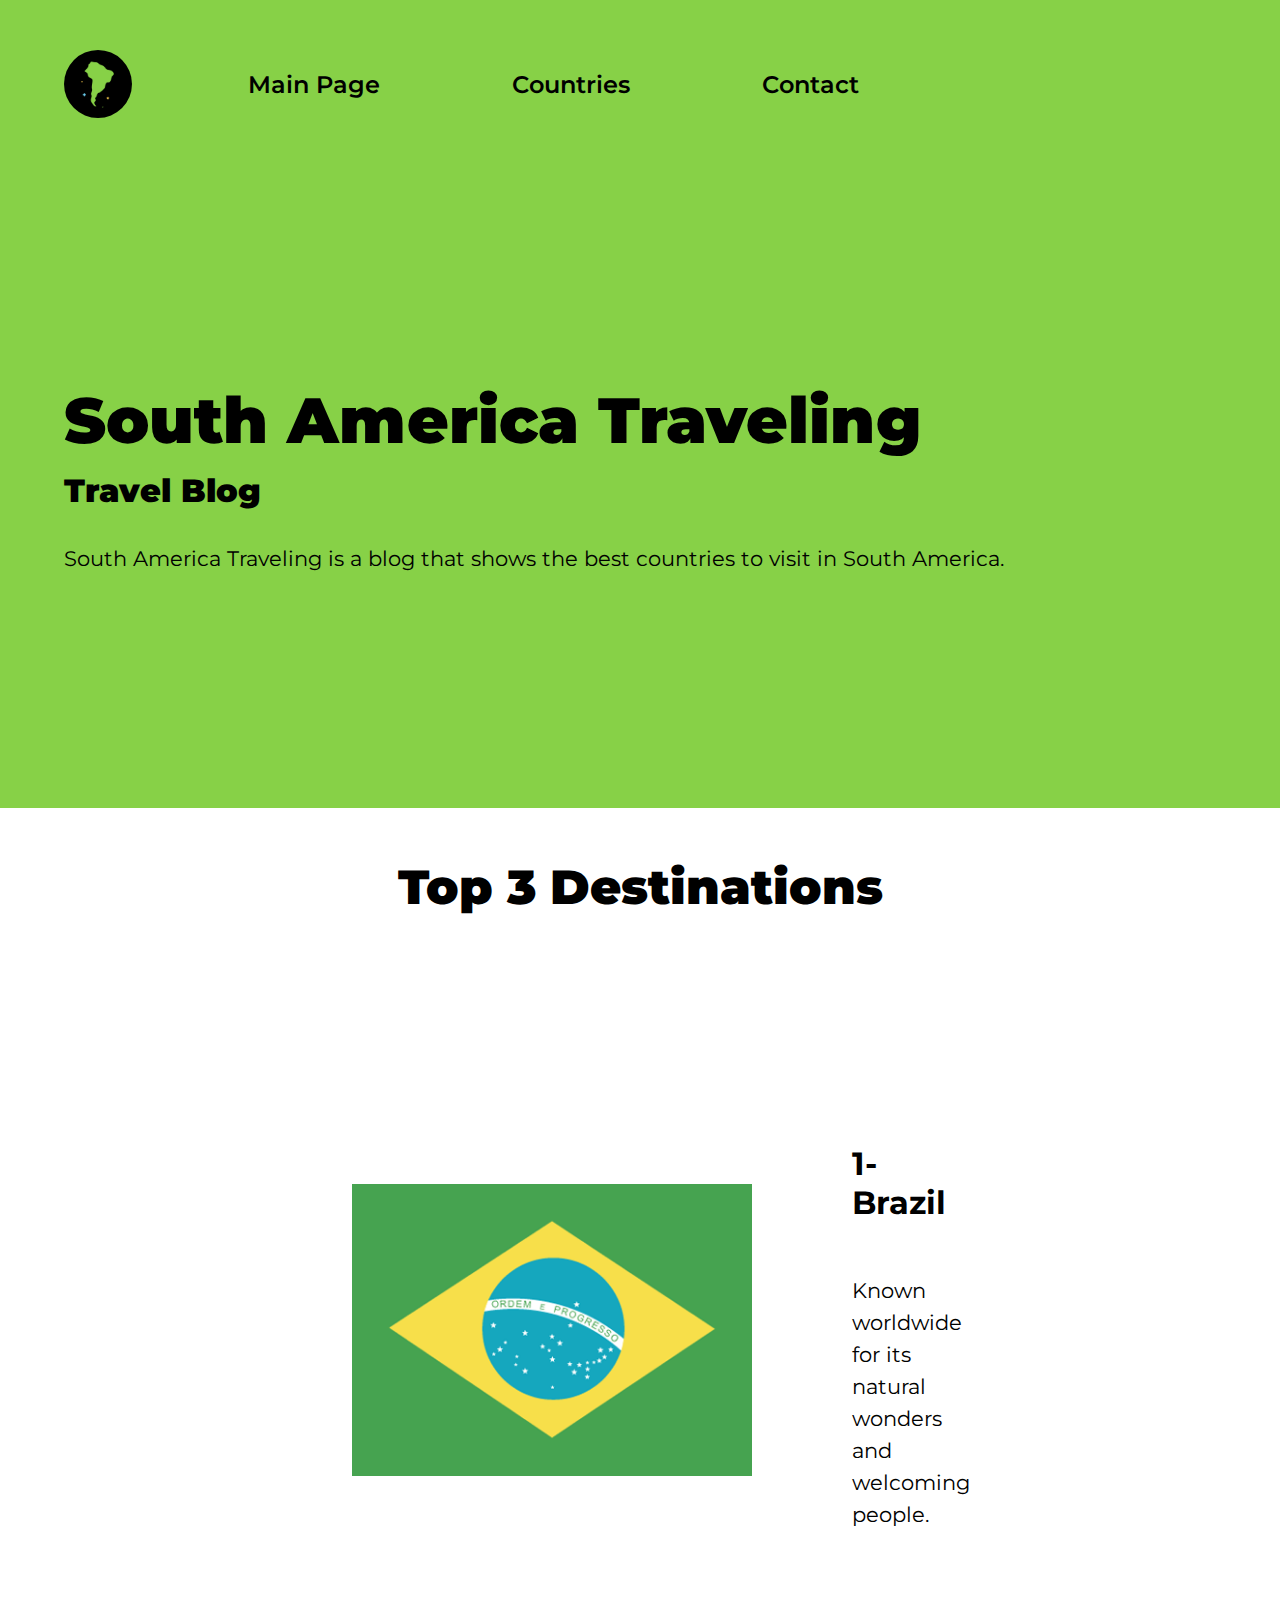
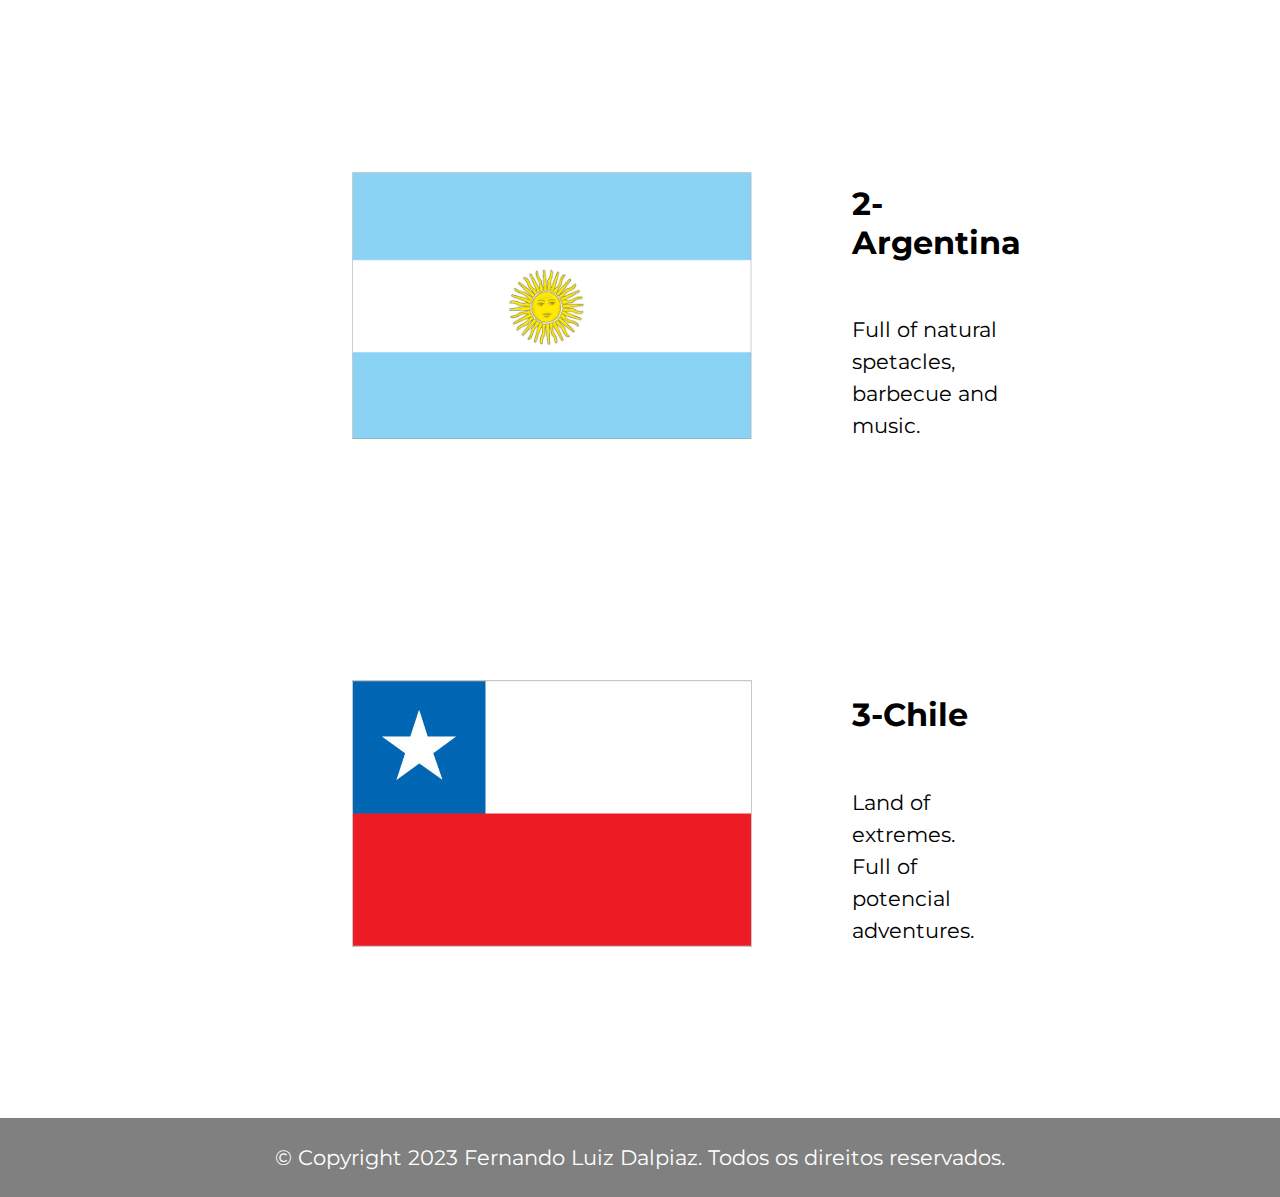
<file: index.html>
<!DOCTYPE html>
<html lang="en">
<head>
    <meta charset="UTF-8">
    <meta name="viewport" content="width=device-width, initial-scale=1.0">
    <title>South America Traveling</title>
    <link rel="icon" type="image/png" href="./assets/south-america.png"/>
    <link rel="preconnect" href="https://fonts.gstatic.com" crossorigin>
    <link href="https://fonts.googleapis.com/css2?family=Montserrat:wght@400;600;900&display=swap" rel="stylesheet">
    <link rel="stylesheet" href="./styles.css">
</head>
<body>
    <nav id="navbar-section" class="section">
        <img class="logo" src="./assets/south-america.png" alt="South America logo" href="./index.html">
        <a class="a-navbar" href="./index.html">Main Page</a>
        <a class="a-navbar" href="#main-section">Countries</a>
        <a class="a-navbar" href="./contact.html">Contact</a>
    </nav>

    <header id="header-section" class="section">
        <h1>South America Traveling</h1>
        <h2 class="header-subtitle">Travel Blog</h2>
        <p class="header-text">South America Traveling is a blog that shows the best countries to visit in South America. </p>
    </header>

    <main id="main-section" class="section">
        <h2>Top 3 Destinations</h2>
        <nav class="country-btn">
            <a class="a-img" href="./brazil.html">
                <img class="country-img" src="./assets/brazil-flag.gif" alt="Brazilian flag">
            </a>
            <div class="country-text">
                <h3>1-Brazil</h3>
                <p>Known worldwide for its natural wonders and welcoming people.</p>
            </div>
        </nav>
        <nav class="country-btn">
            <a class="a-img" href="./argentina.html">
                <img class="country-img" src="./assets/argentina-flag.gif" alt="Argentina flag">
            </a>
            <div class="country-text">
                <h3>2-Argentina</h3>
                <p>Full of natural spetacles, barbecue and music.</p>
            </div>
        </nav>
        <nav class="country-btn">
            <a class="a-img" href="./chile.html">
                <img class="country-img" src="./assets/chile-flag.gif" alt="Chile flag">
            </a>
            <div class="country-text">
                <h3>3-Chile</h3>
                <p>Land of extremes. Full of potencial adventures.</p>
            </div>
        </nav>
    </main>
    <footer id="footer-section" class="section">
        <p class="copyright-text">&#169; Copyright 2023 Fernando Luiz Dalpiaz. Todos os direitos reservados. </p>
    </footer>
</body>
</html>
</file>
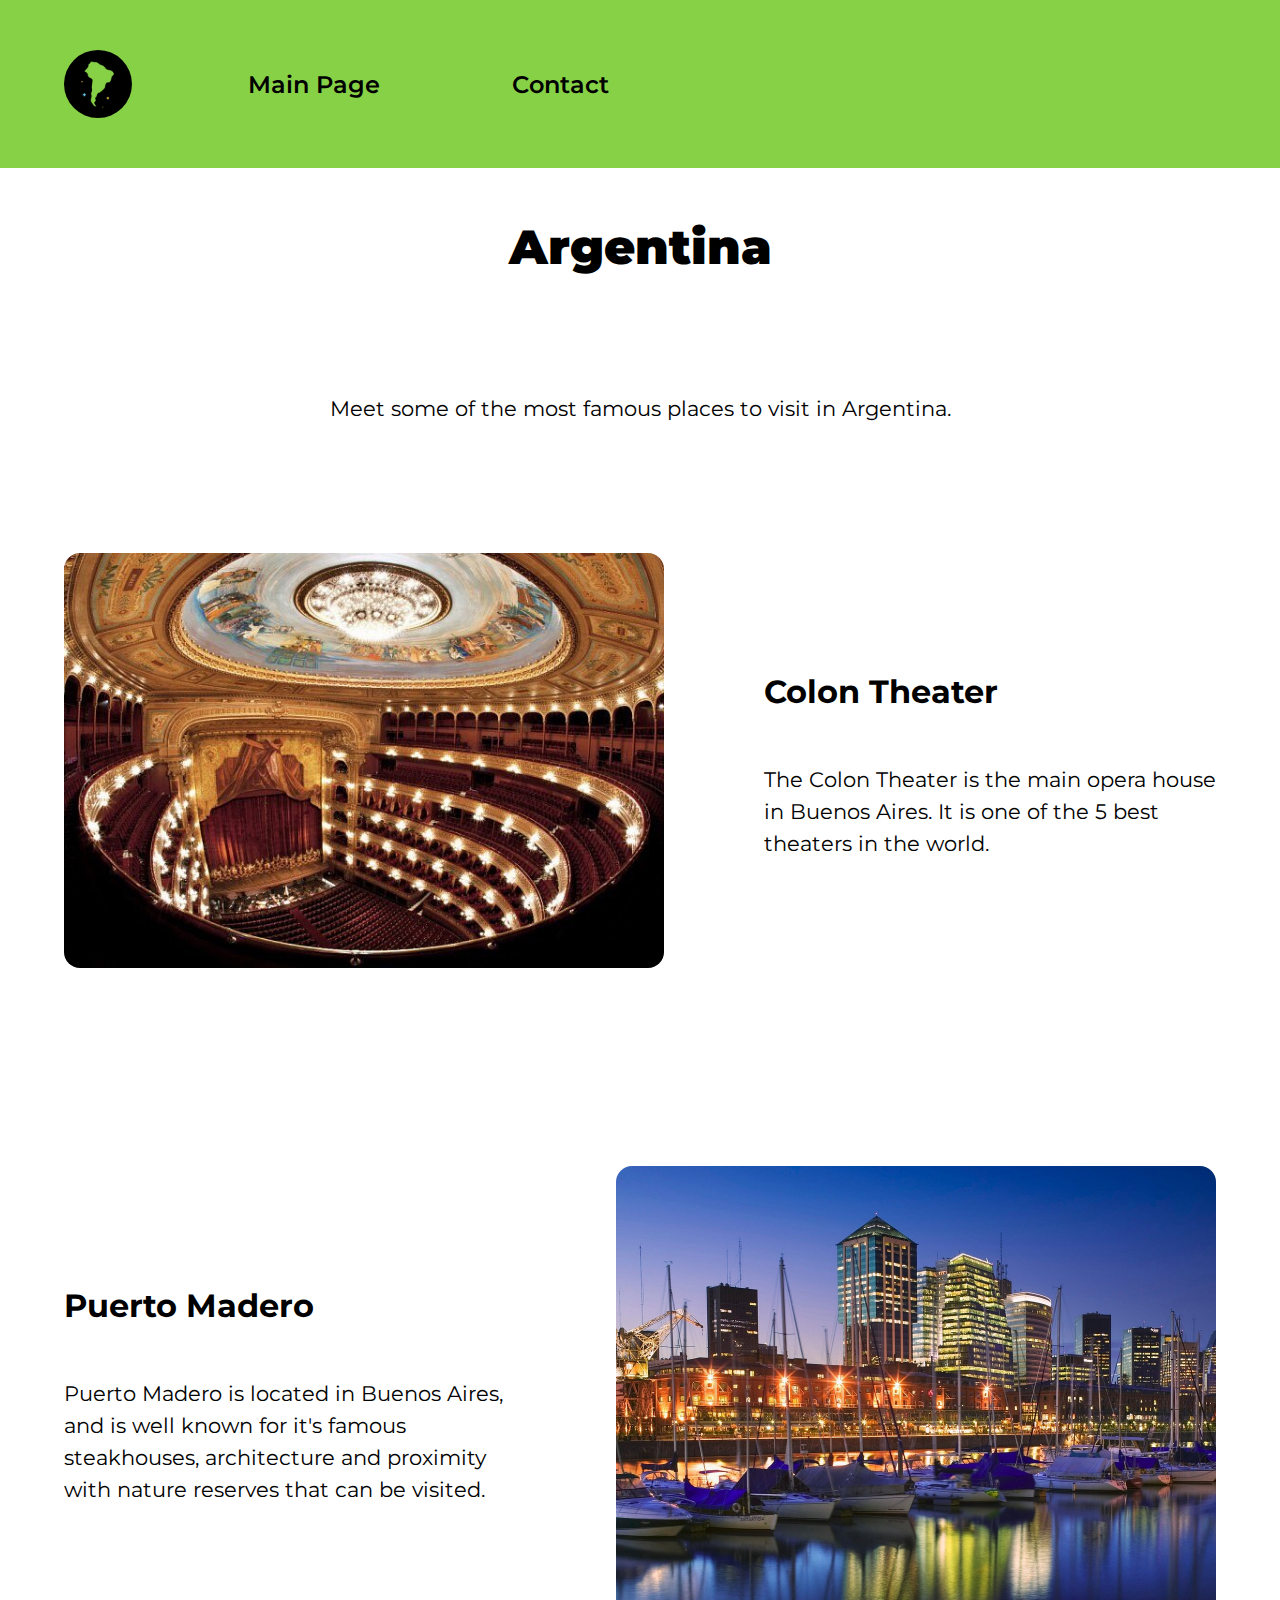
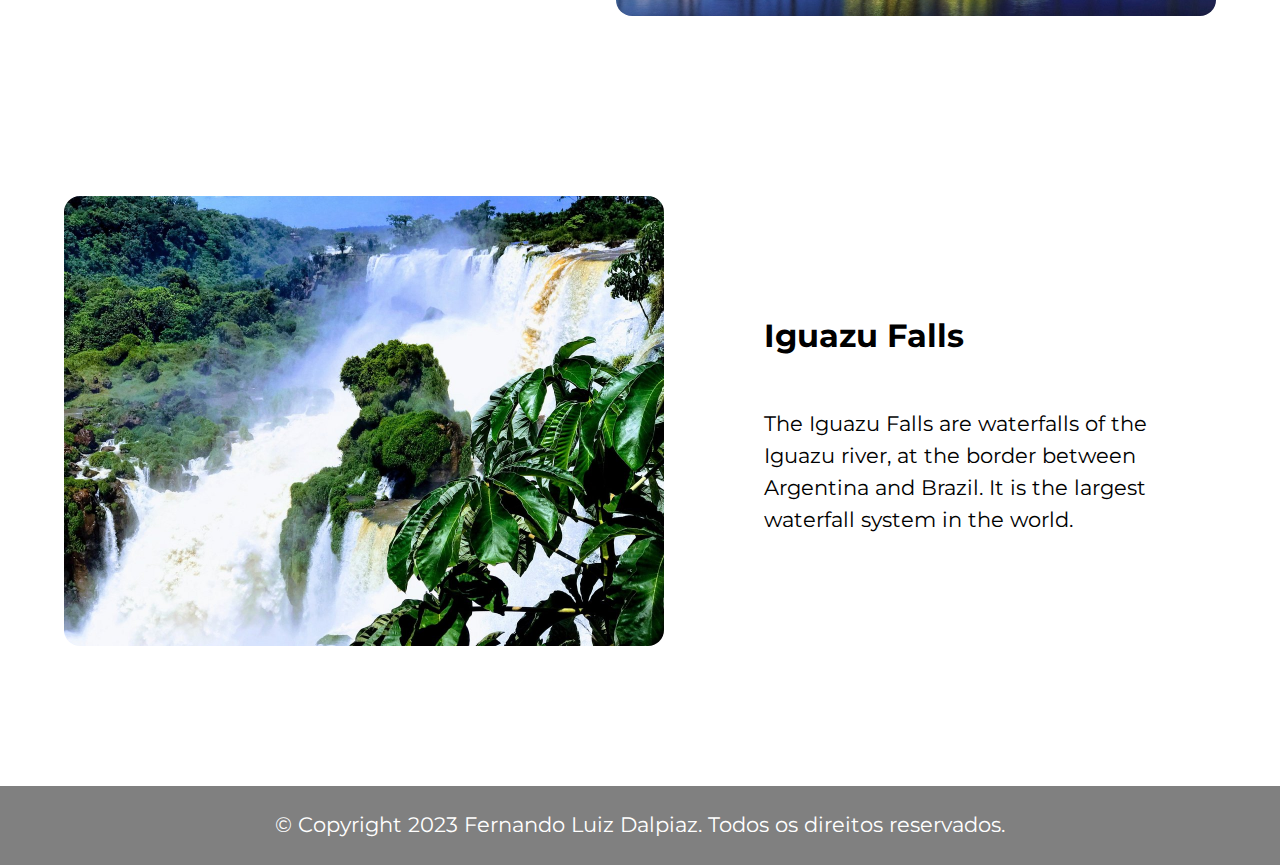
<file: argentina.html>
<!DOCTYPE html>
<html lang="en">
<head>
    <meta charset="UTF-8">
    <meta name="viewport" content="width=device-width, initial-scale=1.0">
    <title>South America Traveling</title>
    <link rel="icon" type="image/png" href="./assets/south-america.png"/>
    <link rel="preconnect" href="https://fonts.gstatic.com" crossorigin>
    <link href="https://fonts.googleapis.com/css2?family=Montserrat:wght@400;600;900&display=swap" rel="stylesheet">
    <link rel="stylesheet" href="./styles.css">
</head>
<body>
    <nav id="navbar-section" class="section">
        <img class="logo" src="./assets/south-america.png" alt="South America logo" href="./index.html">
        <a class="a-navbar" href="./index.html">Main Page</a>
        <a class="a-navbar" href="./contact.html">Contact</a>
    </nav>
    <main id="main-section" class="section">
        <h2>Argentina</h2>
        <p>Meet some of the most famous places to visit in Argentina.</p>
        <div class="activity-container">
            <img class="activity-img" src=".//assets/argentina1.jpg" alt="teatro colon">
            <div class="activity-text">
                <h3>Colon Theater</h3>
                <p>The Colon Theater is the main opera house in Buenos Aires. It is one of the 5 best theaters in the world.</p>
            </div>
        </div>
        <div class="activity-container">
            <div class="activity-text">
                <h3>Puerto Madero</h3>
                <p>Puerto Madero is located in Buenos Aires, and is well known for it's famous steakhouses, architecture and proximity with nature reserves that can be visited.</p>
            </div>
            <img class="activity-img" src=".//assets/argentina2.jpg" alt="teatro colon">
        </div>
        <div class="activity-container">
            <img class="activity-img" src=".//assets/argentina3.jpg" alt="teatro colon">
            <div class="activity-text">
                <h3>Iguazu Falls</h3>
                <p>The Iguazu Falls are waterfalls of the Iguazu river, at the border between Argentina and Brazil. It is the largest waterfall system in the world.</p>
            </div>
        </div>
    </main>
    <footer id="footer-section" class="section">
        <p class="copyright-text">&#169; Copyright 2023 Fernando Luiz Dalpiaz. Todos os direitos reservados. </p>
    </footer>
</body>
</html>
</file>
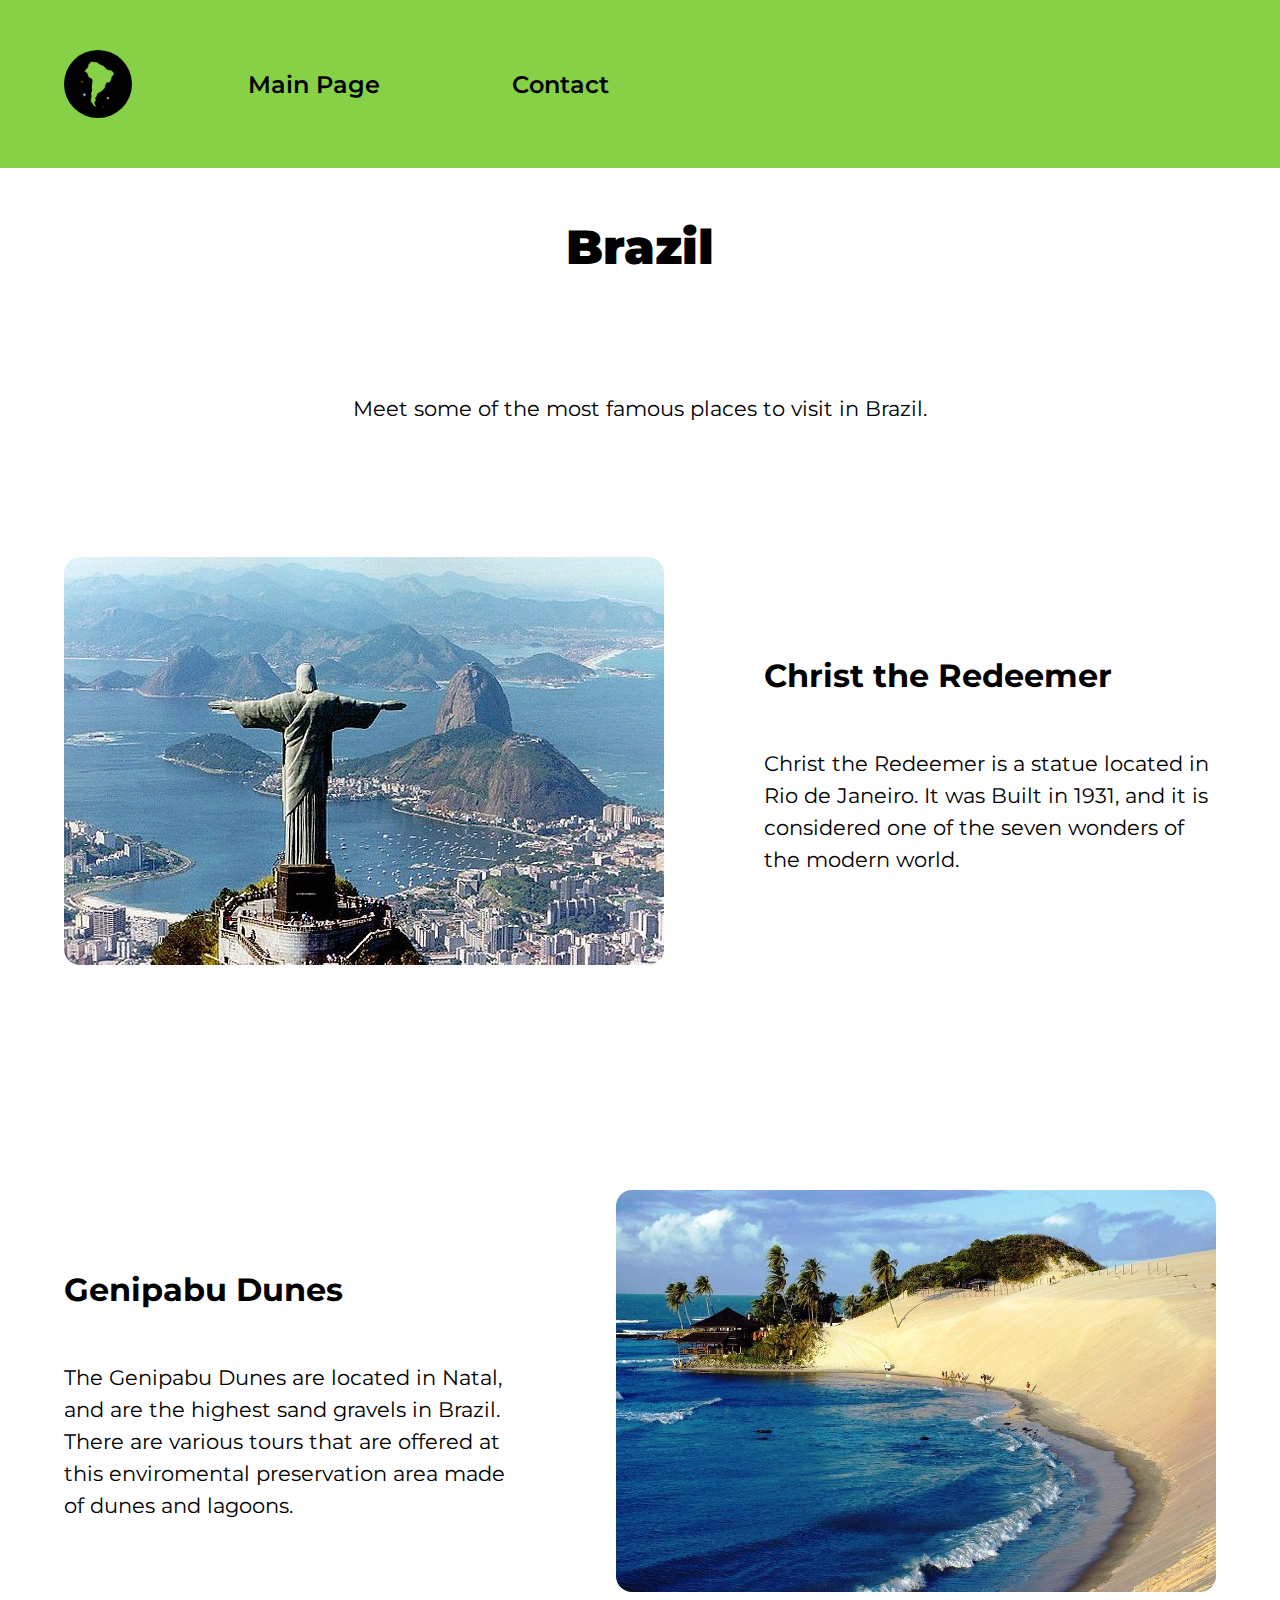
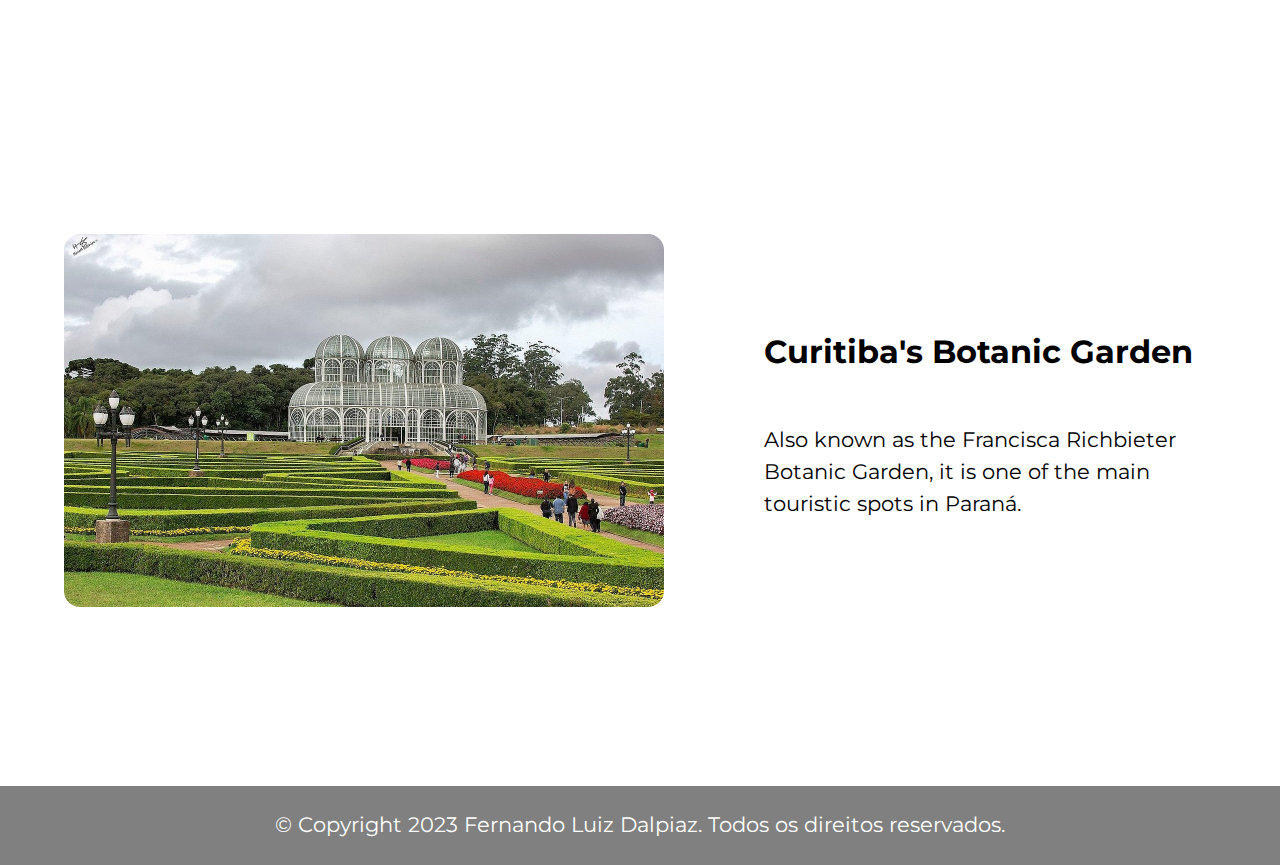
<file: brazil.html>
<!DOCTYPE html>
<html lang="en">
<head>
    <meta charset="UTF-8">
    <meta name="viewport" content="width=device-width, initial-scale=1.0">
    <title>South America Traveling</title>
    <link rel="icon" type="image/png" href="./assets/south-america.png"/>
    <link rel="preconnect" href="https://fonts.gstatic.com" crossorigin>
    <link href="https://fonts.googleapis.com/css2?family=Montserrat:wght@400;600;900&display=swap" rel="stylesheet">
    <link rel="stylesheet" href="./styles.css">
</head>
<body>
    <nav id="navbar-section" class="section">
        <img class="logo" src="./assets/south-america.png" alt="South America logo" href="./index.html">
        <a class="a-navbar" href="./index.html">Main Page</a>
        <a class="a-navbar" href="./contact.html">Contact</a>
    </nav>
    <main id="main-section" class="section">
        <h2>Brazil</h2>
        <p>Meet some of the most famous places to visit in Brazil.</p>
        <div class="activity-container">
            <img class="activity-img" src=".//assets/brazil1.jpg" alt="teatro colon">
            <div class="activity-text">
                <h3>Christ the Redeemer</h3>
                <p>Christ the Redeemer is a statue located in Rio de Janeiro. It was Built in 1931, and it is considered one of the seven wonders of the modern world.</p>
            </div>
        </div>
        <div class="activity-container">
            <div class="activity-text">
                <h3>Genipabu Dunes</h3>
                <p>The Genipabu Dunes are located in Natal, and are the highest sand gravels in Brazil. There are various tours that are offered at this enviromental preservation area made of dunes and lagoons.</p>
            </div>
            <img class="activity-img" src=".//assets/brazil2.jpg" alt="teatro colon">
        </div>
        <div class="activity-container">
            <img class="activity-img" src=".//assets/brazil3.jpg" alt="teatro colon">
            <div class="activity-text">
                <h3>Curitiba's Botanic Garden</h3>
                <p>Also known as the Francisca  Richbieter Botanic Garden, it is one of the main touristic spots in Paraná.</p>
            </div>
        </div>
    </main>
    <footer id="footer-section" class="section">
        <p class="copyright-text">&#169; Copyright 2023 Fernando Luiz Dalpiaz. Todos os direitos reservados. </p>
    </footer>
</body>
</html>
</file>
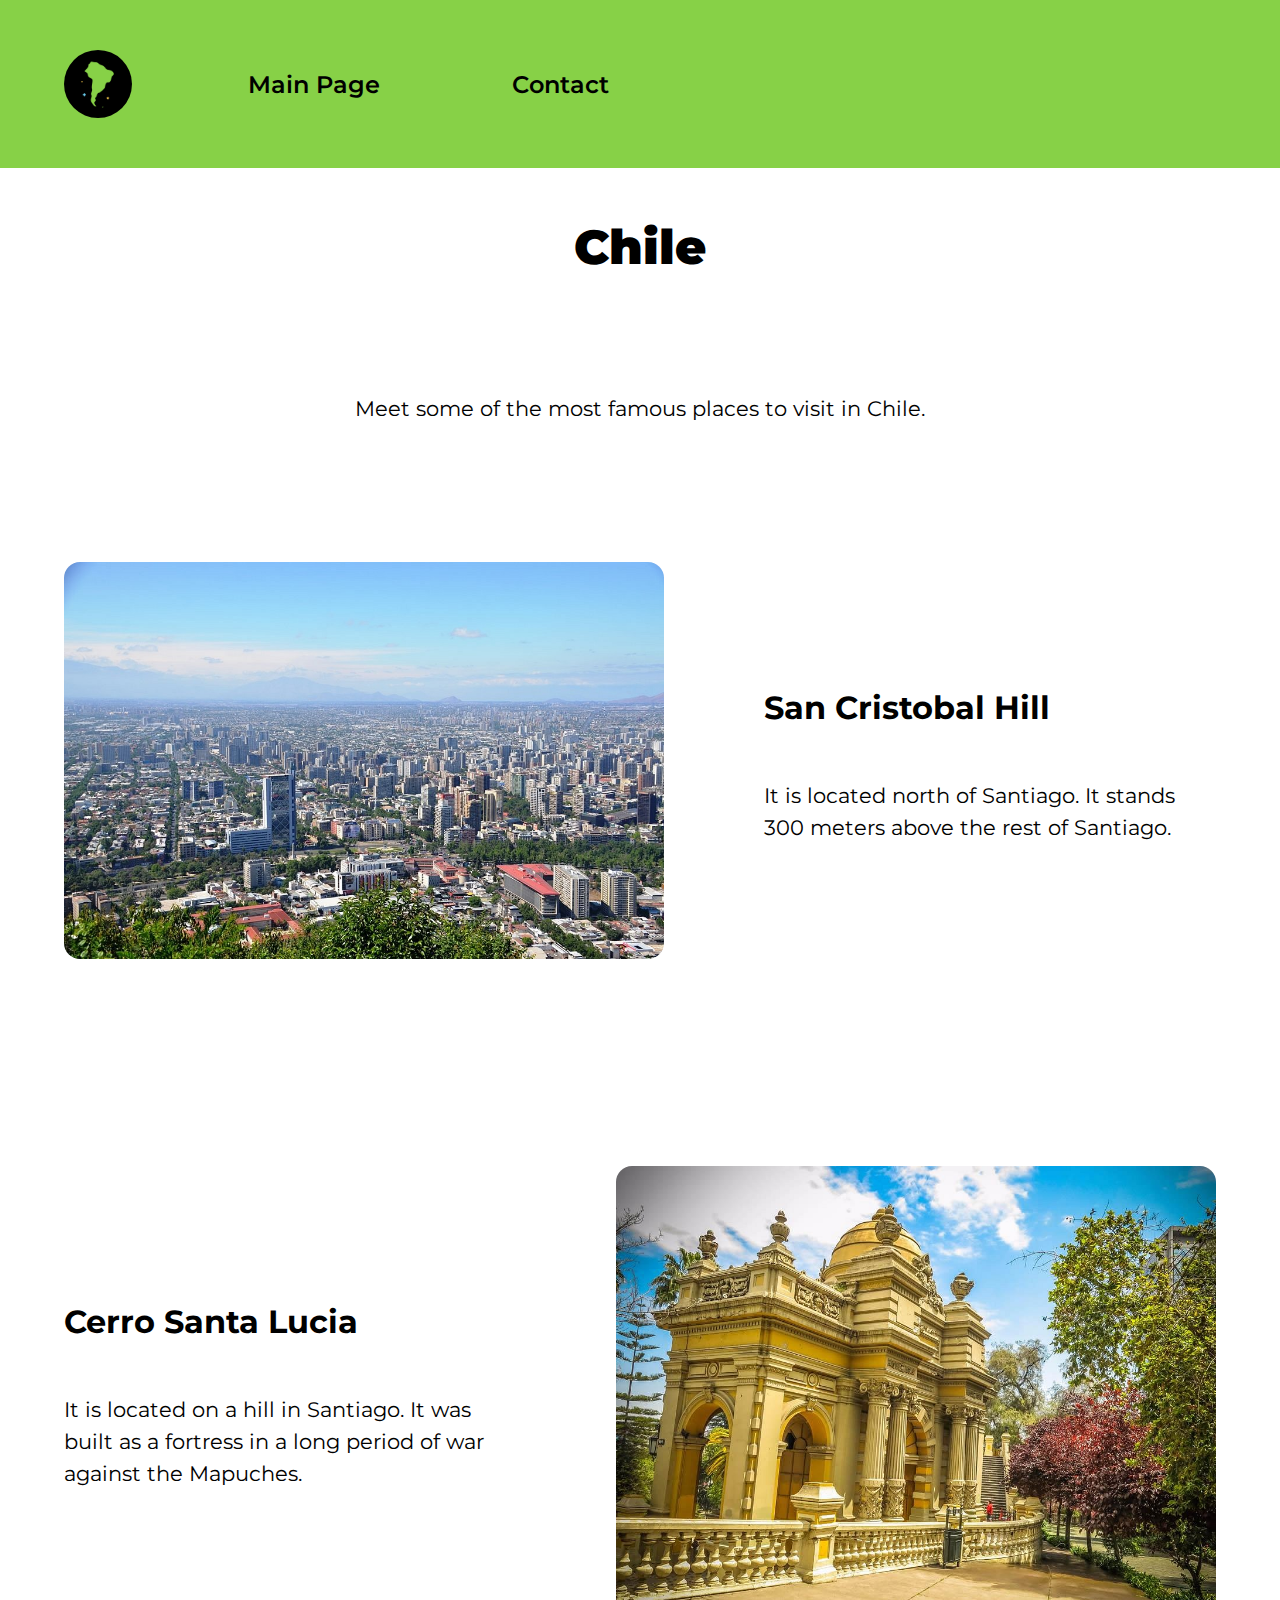
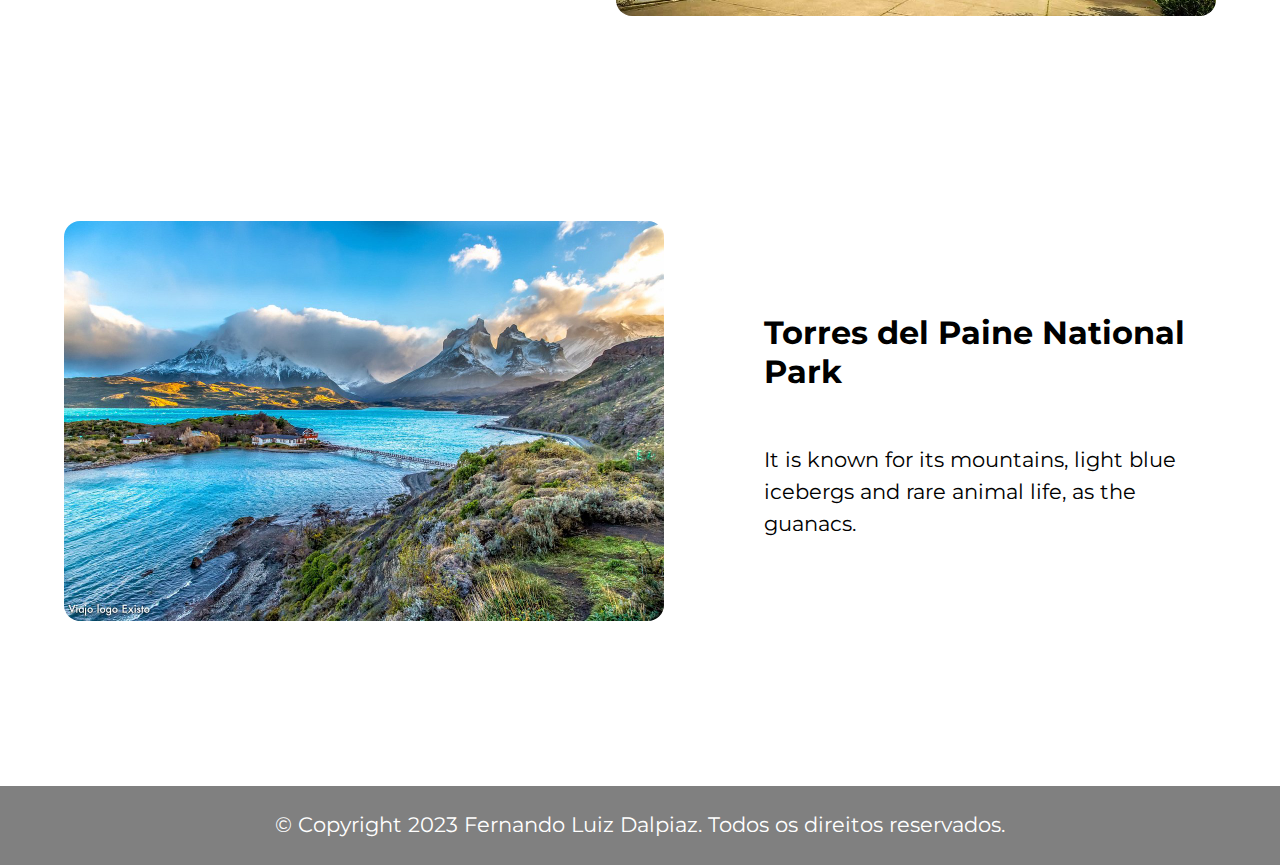
<file: chile.html>
<!DOCTYPE html>
<html lang="en">
<head>
    <meta charset="UTF-8">
    <meta name="viewport" content="width=device-width, initial-scale=1.0">
    <title>South America Traveling</title>
    <link rel="icon" type="image/png" href="./assets/south-america.png"/>
    <link rel="preconnect" href="https://fonts.gstatic.com" crossorigin>
    <link href="https://fonts.googleapis.com/css2?family=Montserrat:wght@400;600;900&display=swap" rel="stylesheet">
    <link rel="stylesheet" href="./styles.css">
</head>
<body>
    <nav id="navbar-section" class="section">
        <img class="logo" src="./assets/south-america.png" alt="South America logo" href="./index.html">
        <a class="a-navbar" href="./index.html">Main Page</a>
        <a class="a-navbar" href="./contact.html">Contact</a>
    </nav>
    <main id="main-section" class="section">
        <h2>Chile</h2>
        <p>Meet some of the most famous places to visit in Chile.</p>
        <div class="activity-container">
            <img class="activity-img" src=".//assets/chile1.jpg" alt="teatro colon">
            <div class="activity-text">
                <h3>San Cristobal Hill</h3>
                <p>It is located north of Santiago. It stands 300 meters above the rest of Santiago.</p>
            </div>
        </div>
        <div class="activity-container">
            <div class="activity-text">
                <h3>Cerro Santa Lucia</h3>
                <p>It is located on a hill in Santiago. It was built as a fortress in a long period of war against the Mapuches.</p>
            </div>
            <img class="activity-img" src=".//assets/chile2.jpg" alt="teatro colon">
        </div>
        <div class="activity-container">
            <img class="activity-img" src=".//assets/chile3.jpg" alt="teatro colon">
            <div class="activity-text">
                <h3>Torres del Paine National Park</h3>
                <p>It is known for its mountains, light blue icebergs and rare animal life, as the guanacs.</p>
            </div>
        </div>
    </main>
    <footer id="footer-section" class="section">
        <p class="copyright-text">&#169; Copyright 2023 Fernando Luiz Dalpiaz. Todos os direitos reservados. </p>
    </footer>
</body>
</html>
</file>
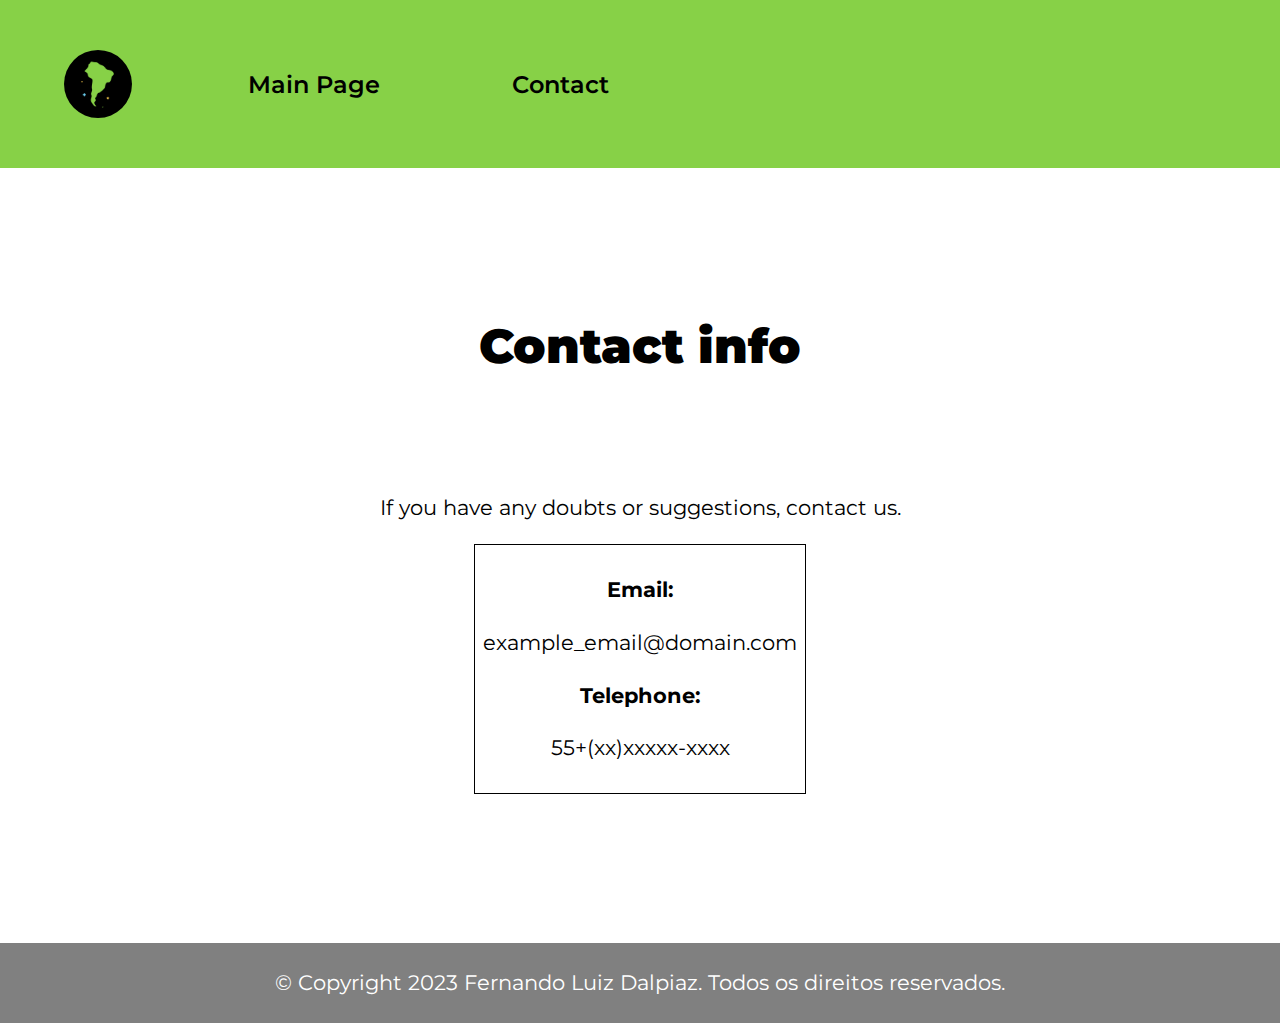
<file: contact.html>
<!DOCTYPE html>
<html lang="en">
<head>
    <meta charset="UTF-8">
    <meta name="viewport" content="width=device-width, initial-scale=1.0">
    <title>South America Traveling</title>
    <link rel="icon" type="image/png" href="./assets/south-america.png"/>
    <link rel="preconnect" href="https://fonts.gstatic.com" crossorigin>
    <link href="https://fonts.googleapis.com/css2?family=Montserrat:wght@400;600;900&display=swap" rel="stylesheet">
    <link rel="stylesheet" href="./styles.css">
</head>
<body>
    <nav id="navbar-section" class="section">
        <img class="logo" src="./assets/south-america.png" alt="South America logo" href="./index.html">
        <a class="a-navbar" href="./index.html">Main Page</a>
        <a class="a-navbar" href="./contact.html">Contact</a>
    </nav>
    <main id="main-section" class="section contact-main">
        <h2>Contact info</h2>
        <p>If you have any doubts or suggestions, contact us.</p>
        <div class="contact-box">
            <p><strong>Email:</strong></p>
            <p>example_email@domain.com</p>
            <p><strong>Telephone:</strong></p>
            <p>55+(xx)xxxxx-xxxx</p>
        </div>
        
    </main>
    <footer id="footer-section" class="section">
        <p class="copyright-text">&#169; Copyright 2023 Fernando Luiz Dalpiaz. Todos os direitos reservados. </p>
    </footer>
</body>
</html>
</file>
<file: styles.css>
body {
    margin: 0;
    font-family: 'Montserrat', sans-serif;
    font-weight: 400;
    background-color: white;
}

h1 {
    font-size: 4rem;
    font-weight: 900;
    margin: 0;
}

h2 {
    font-weight: 900;
    margin: 0 0 96px;
    font-size: 3rem;
}

h3 {
    font-size: 2rem;
}

p {
    font-size: 1.3rem;
    line-height: 2rem;
}



.section{
    padding: 50px 5%;
}

/* Navbar section */
#navbar-section {
    display: flex;
    align-items: center;
    gap: 100px;
    font-weight: 600;
    background-color: #87d147;
}

.logo {
    height: 3rem;
    background-color: black;
    border-radius: 50%;
    padding: 10px;
}

.a-navbar {
    font-size: 1.5rem;
    color: inherit;
    text-decoration: none;
    border-radius: 12px;
    padding: 16px;
}

.a-navbar:hover {
    background-color: black;
    color: white;
}

/* Header Section */

#header-section{
   display: flex;
   flex-direction: column;
   justify-content: center;
   gap: 12px;
   height: 60vh;
   background-color: #87d147;
}

.header-subtitle{
    font-size: 2rem;
    margin-bottom: 0;
}

/* Main Section */

#main-section {
    display: flex;
    flex-direction: column;
    text-align: center;
    align-items: center;
}

.country-btn {
    display: flex;
    align-items: center;
    gap: 100px;
    margin: 100px 0;
    width: 50%;
}

.country-text {
    display: flex;
    flex-direction: column;
    text-align: left;
}

.a-img {
    padding: 0;
    border: none;
}

.country-img {
    width: 400px;
}

/* Footer Section */

#footer-section {
    text-align: center;
    font-size: 1rem;
    margin: 10px;
    color: white;
    background-color: grey;
    padding-top: 3px;
    padding-bottom: 3px;
    margin: 0;
}

/* Secondary pages */
.activity-container {
    display: flex;
    align-items: center;
    justify-content: center;
    gap: 100px;
    height: 70vh;
}

.activity-img {
    width: 600px;
    border-radius: 16px;
}

.activity-text {
    display: flex;
    flex-direction: column;
    text-align: left;
}

/* Contact Page */

.contact-box {
    border: 1px solid black;
    padding: 8px;
}

.contact-main {
    height: 75vh;
    display: flex;
    flex-direction: column;
    justify-content: center;
}
</file>
